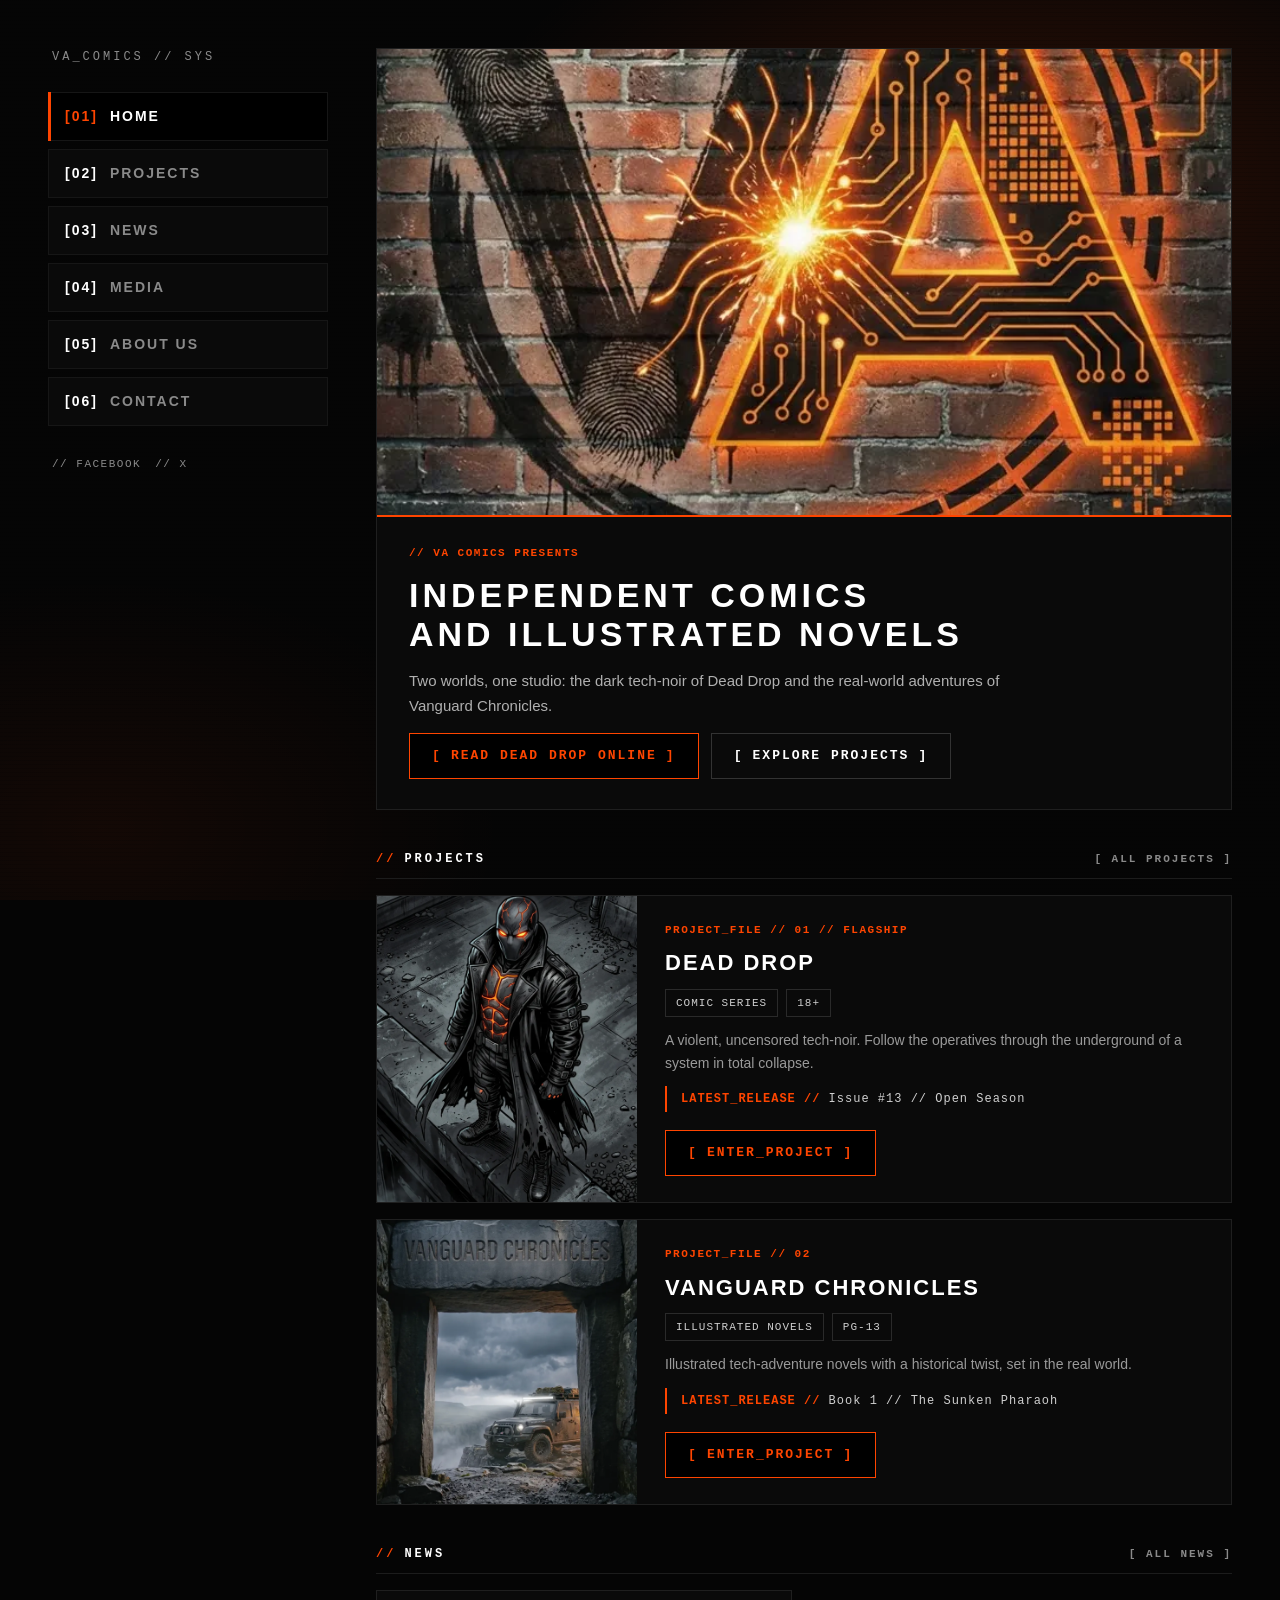
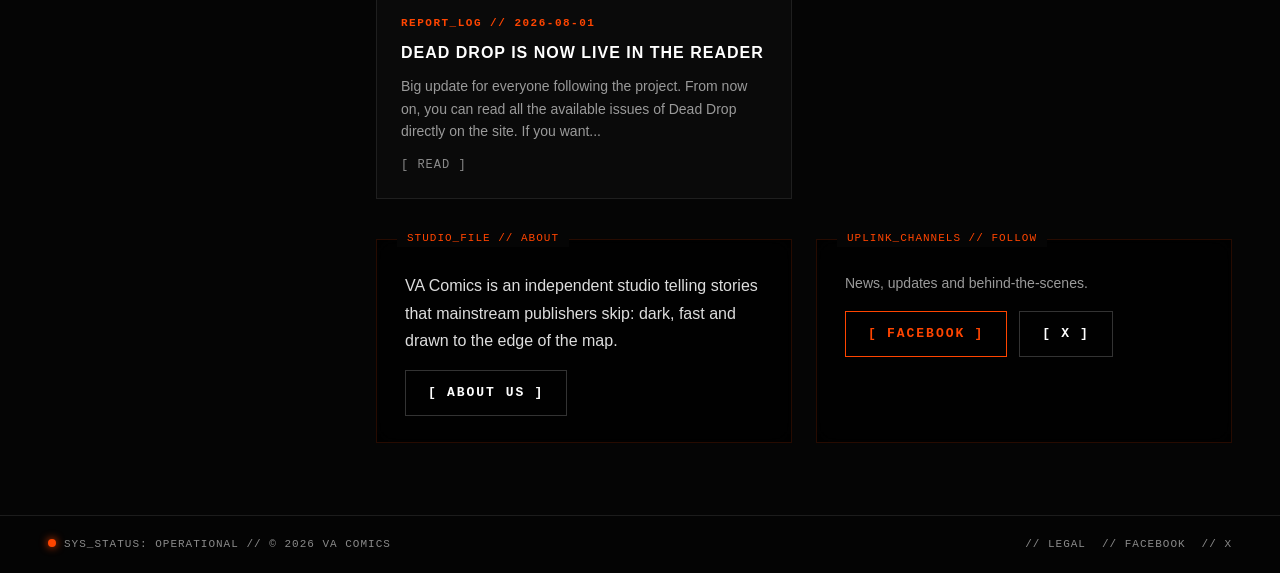
<file: index.html>
<!DOCTYPE html>
<html lang="en">
<head>
    <meta charset="UTF-8">
    <meta name="viewport" content="width=device-width, initial-scale=1.0">
    <title>VA Comics // Dead Drop and Vanguard Chronicles</title>

    <!-- SEO (descrierea: maxim 155 de caractere) -->
    <meta name="description" content="VA Comics is an independent studio: Dead Drop, a dark tech-noir comic series, and Vanguard Chronicles, illustrated adventure novels.">
    <link rel="canonical" href="https://va-comics.com/">
    <meta property="og:type" content="website">
    <meta property="og:site_name" content="VA Comics">
    <meta property="og:title" content="VA Comics // Dead Drop and Vanguard Chronicles">
    <meta property="og:description" content="VA Comics is an independent studio: Dead Drop, a dark tech-noir comic series, and Vanguard Chronicles, illustrated adventure novels.">
    <meta property="og:url" content="https://va-comics.com/">
    <meta property="og:image" content="https://va-comics.com/assets/og-home.png">
    <meta property="og:image:width" content="1200">
    <meta property="og:image:height" content="630">
    <meta property="og:locale" content="en_US">
    <meta name="theme-color" content="#050505">
    <link rel="icon" href="/favicon.svg" type="image/svg+xml">
    <link rel="apple-touch-icon" href="/apple-touch-icon.png">

    <script type="application/ld+json">
    {
      "@context": "https://schema.org",
      "@graph": [
        { "@type": "Organization", "@id": "https://va-comics.com/#org", "name": "VA Comics", "url": "https://va-comics.com/",
          "logo": "https://va-comics.com/apple-touch-icon.png",
          "sameAs": ["https://www.facebook.com/vacomics66", "https://x.com/VAComics"] },
        { "@type": "WebSite", "@id": "https://va-comics.com/#website", "url": "https://va-comics.com/", "name": "VA Comics", "inLanguage": "en",
          "publisher": { "@id": "https://va-comics.com/#org" } },
        { "@type": "ComicSeries", "name": "Dead Drop", "url": "https://va-comics.com/deaddrop/", "genre": "Tech-noir", "inLanguage": "en",
          "publisher": { "@id": "https://va-comics.com/#org" } },
        { "@type": "BookSeries", "name": "Vanguard Chronicles", "url": "https://va-comics.com/vanguard/", "inLanguage": "en",
          "publisher": { "@id": "https://va-comics.com/#org" } }
      ]
    }
    </script>
    <link rel="preload" as="image" href="/assets/hero-mobile.webp" media="(max-width: 640px)" fetchpriority="high">
    <link rel="preload" as="image" href="/assets/hero-desktop.webp" media="(min-width: 641px)" fetchpriority="high">
    <link rel="stylesheet" href="/style.css">
</head>

<!-- ======================================================================
     HOME (Etapa 2)
     Ce schimbi tu: textele marcate "EDIT". Imaginile: assets/hero-desktop.webp
     (1920x1048) și assets/hero-mobile.webp (1080x1350). Acum sunt versiuni
     temporare făcute din poza cu logo; le înlocuiești cu cele finale (aceleași nume).
     ====================================================================== -->
<body data-bg="css">

<a class="skip-link" href="#main">Skip to content</a>

<div class="shell">
    <nav class="nav" id="siteNav" aria-label="Main"></nav>
    <script src="/site.js"></script>

    <main class="main" id="main">

        <!-- ===== HERO ===== -->
        <section class="hero" aria-labelledby="homeTitle">
            <div class="hero-media">
                <div class="ph">[ HERO IMAGE ]</div>
                <picture>
                    <source media="(max-width: 640px)" srcset="/assets/hero-mobile.webp">
                    <img src="/assets/hero-desktop.webp" alt="The VA Comics logo sprayed on a brick wall in a rainy neon alley" fetchpriority="high" onerror="this.remove()">
                </picture>
            </div>
            <div class="hero-body">
                <span class="tag">// VA COMICS PRESENTS</span>
                <!-- EDIT: titlul (maxim 60 de caractere) -->
                <h1 class="h1" id="homeTitle">Independent comics and illustrated novels</h1>
                <!-- EDIT: fraza de sub titlu (maxim 160 de caractere) -->
                <p class="lead">Two worlds, one studio: the dark tech-noir of Dead Drop and the real-world adventures of Vanguard Chronicles.</p>
                <div class="row">
                    <a class="btn btn--primary" href="/media/viewer.html">READ DEAD DROP ONLINE</a>
                    <a class="btn" href="/projects.html">EXPLORE PROJECTS</a>
                </div>
            </div>
        </section>

        <!-- ===== PROJECTS (benzile cu ultima apariție) ===== -->
        <section class="stack">
            <h2 class="section-label"><span>Projects</span><a href="/projects.html">[ ALL PROJECTS ]</a></h2>

            <!-- EDIT: o linie despre serie (150 de caractere) și "ultima apariție" -->
            <article class="card card--row card--band">
                <div class="media ratio-4x5 "><div class="ph">[ DEAD DROP KEY ART<br>deaddrop/assets/key-art.webp ]</div><img class="fade" src="/deaddrop/assets/key-art.webp" alt="Dead Drop key art" loading="lazy" onerror="this.remove()"></div>
                <div class="card-body">
                    <div class="stack">
                        <span class="tag">PROJECT_FILE // 01 // FLAGSHIP</span>
                        <h3 class="h2">Dead Drop</h3>
                        <div class="chips"><span class="chip">COMIC SERIES</span><span class="chip">18+</span></div>
                        <p class="small">A violent, uncensored tech-noir. Follow the operatives through the underground of a system in total collapse.</p>
                        <p class="latest"><b>LATEST_RELEASE //</b> Issue #13 // Open Season</p>
                    </div>
                    <div class="row"><a class="btn btn--primary" href="/deaddrop/index.html">ENTER_PROJECT</a></div>
                </div>
            </article>

            <article class="card card--row card--band">
                <div class="media ratio-4x5 "><div class="ph">[ VANGUARD KEY ART ]</div><img class="fade" src="/vanguard/assets/key-art.webp" alt="Vanguard Chronicles: a stone gateway opening on a misty cliff, with a field Jeep in the distance" loading="lazy" onerror="this.remove()"></div>
                <div class="card-body">
                    <div class="stack">
                        <span class="tag">PROJECT_FILE // 02</span>
                        <h3 class="h2">Vanguard Chronicles</h3>
                        <div class="chips"><span class="chip">ILLUSTRATED NOVELS</span><span class="chip">PG-13</span></div>
                        <p class="small">Illustrated tech-adventure novels with a historical twist, set in the real world.</p>
                        <p class="latest"><b>LATEST_RELEASE //</b> Book 1 // The Sunken Pharaoh</p>
                    </div>
                    <div class="row"><a class="btn btn--primary" href="/vanguard/index.html">ENTER_PROJECT</a></div>
                </div>
            </article>
        </section>

        <!-- ===== NEWS (apare singură din chronicles.html; dacă nu poate, rămâne cardul de rezervă) ===== -->
        <section class="stack">
            <h2 class="section-label"><span>News</span><a href="/chronicles.html">[ ALL NEWS ]</a></h2>
            <div class="grid grid-2" id="newsList">
                <a class="card" href="/chronicles.html">
                    <div class="card-body">
                        <div class="stack"><span class="tag">REPORT_LOG</span><h3 class="h3">Latest field reports</h3><p class="small">News, updates and behind-the-scenes from VA Comics.</p></div>
                        <span class="meta">[ READ ]</span>
                    </div>
                </a>
            </div>
        </section>

        <!-- ===== ABOUT + FOLLOW ===== -->
        <section class="grid grid-2">
            <div class="panel" data-label="STUDIO_FILE // ABOUT">
                <div class="stack">
                    <!-- EDIT: 2 rânduri despre VA Comics (250 de caractere) -->
                    <p class="copy">VA Comics is an independent studio telling stories that mainstream publishers skip: dark, fast and drawn to the edge of the map.</p>
                    <div class="row"><a class="btn" href="/about.html">ABOUT US</a></div>
                </div>
            </div>
            <div class="panel" data-label="UPLINK_CHANNELS // FOLLOW">
                <div class="stack">
                    <p class="small">News, updates and behind-the-scenes.</p>
                    <div class="row">
                        <a class="btn btn--primary" href="https://www.facebook.com/vacomics66" target="_blank" rel="noopener noreferrer">FACEBOOK</a>
                        <a class="btn" href="https://x.com/VAComics" target="_blank" rel="noopener noreferrer">X</a>
                    </div>
                </div>
            </div>
        </section>

    </main>
</div>

<footer class="site-footer" id="siteFooter"></footer>
<script src="/assets/news.js" defer></script>
</body>
</html>
</file>
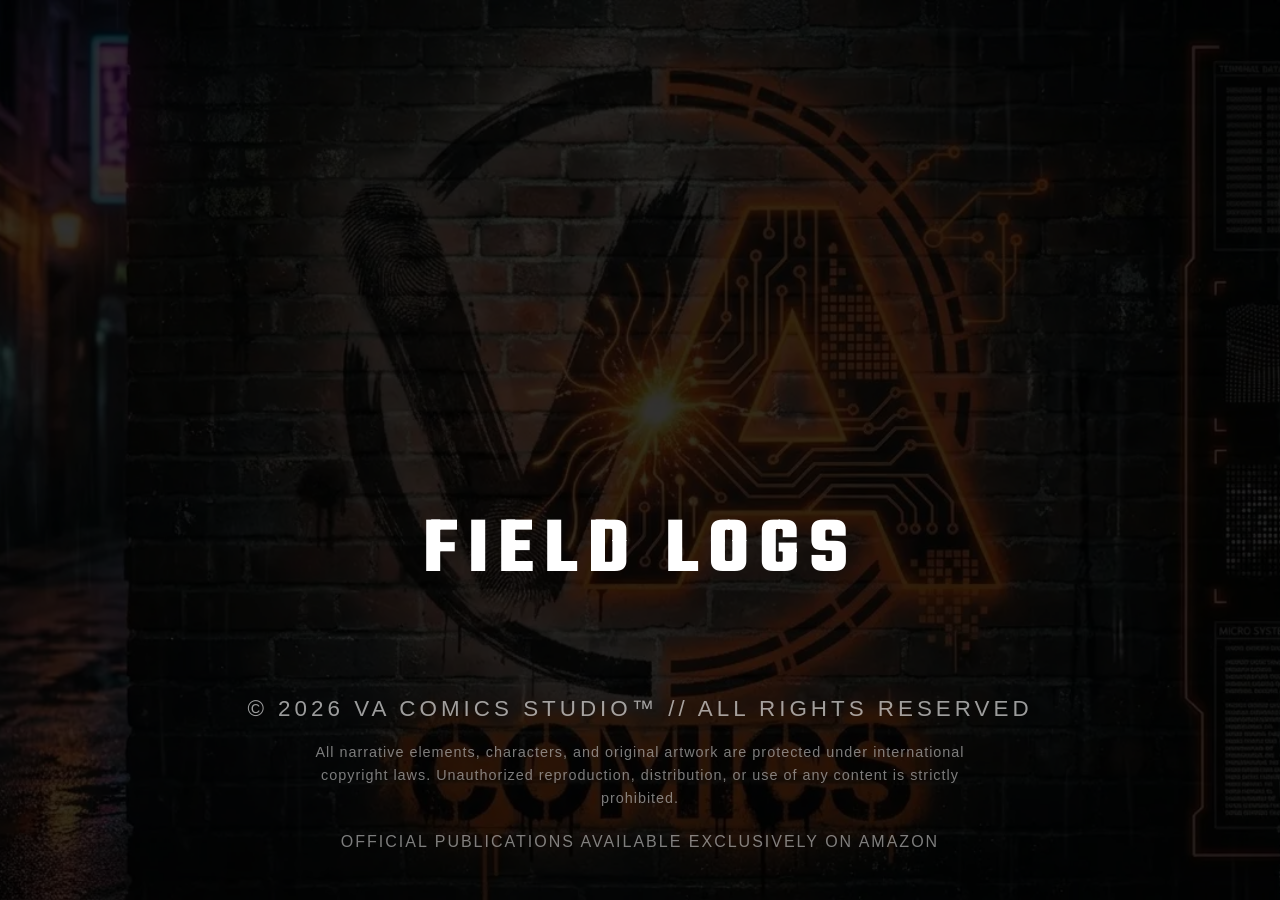
<file: fieldlogs.html>
<!DOCTYPE html>
<html lang="en">
<head>
    <meta charset="UTF-8">
    <meta name="viewport" content="width=device-width, initial-scale=1.0">
    <title>VA COMICS | Field Logs</title>
    <link href="https://fonts.googleapis.com/css2?family=Rajdhani:wght@500;700&family=Teko:wght@400;600&display=swap" rel="stylesheet">
    <link rel="stylesheet" href="style.css">
    <style>
        /* Fundal identic cu sendreport.html */
        .contact-bg { position: fixed; top: 0; left: 0; width: 100%; height: 100%; background: url('bg-home.webp') center/cover; filter: brightness(0.2); z-index: 1; }
        .contact-content { position: relative; z-index: 10; max-width: 800px; margin: 0 auto; padding: 150px 20px 50px 20px; text-align: center; }
        .contact-title { font-family: 'Teko', sans-serif; font-size: 5rem; letter-spacing: 10px; color: var(--magma-orange); margin-bottom: 30px; text-transform: uppercase; }
        
        /* Stil pentru listarea mesajelor sub formă de carduri */
        .messages-list { max-width: 600px; margin: 0 auto; text-align: left; }
        
        /* Dacă vrei să fii sigur că stilul mesajelor se aplică corect aici */
        .message-card { 
            background: rgba(0,0,0,0.8); 
            padding: 30px; 
            border: 1px solid rgba(255, 69, 0, 0.2); 
            border-left: 4px solid var(--magma-orange);
            margin-bottom: 30px;
            animation: radio-pulse 4s infinite ease-in-out;
        }
        .callsign-line { font-family: 'Teko', sans-serif; color: var(--magma-orange); font-size: 1.3rem; letter-spacing: 3px; text-transform: uppercase; margin-bottom: 10px; }
        .message-body-text { font-family: 'Rajdhani', sans-serif; color: #fff; font-size: 1.2rem; line-height: 1.5; opacity: 0.9; }
    </style>
</head>
<body>
    <div class="contact-bg"></div>
    
   <header>
    <ul class="nav-menu">
        <li class="nav-item"><a href="index.html" class="nav-link">Home</a></li>
        
        <li class="nav-item">
            <a href="deaddrop/index.html" class="nav-link">Dead Drop</a>
            <div class="dropdown">
                <a href="deaddrop/vol1.html" class="dropdown-link">Volume 1</a>
                <a href="deaddrop/vol2.html" class="dropdown-link">Volume 2</a>
            </div>
        </li>

        <li class="nav-item"><a href="chronicles.html" class="nav-link">Chronicles</a></li>
        <li class="nav-item"><a href="about.html" class="nav-link">About us</a></li>

        <li class="nav-item">
            <a href="contact.html" class="nav-link">Contact</a>
            <div class="dropdown">
                <a href="sendreport.html" class="dropdown-link">Send Report</a>
                <a href="fieldlogs.html" class="dropdown-link">Field Logs</a>
            </div>
        </li>

        <li class="nav-item"><a href="teaser.html" class="nav-link">Teaser</a></li>
    </ul>
</header>

    <main class="contact-content">
        <h1 class="contact-title">FIELD <span>LOGS</span></h1>
        
        <div class="messages-list">
            
           

            </div>
    </main>

    <footer style="position: relative; z-index: 999; text-align: center; ...">
        <div style="max-width: 1200px; margin: 0 auto; opacity: 0.6;">
            <p style="letter-spacing: 4px; margin: 0; font-size: 1.4rem; color: #fff; text-transform: uppercase;">
                &copy; 2026 VA COMICS STUDIO&trade; // ALL RIGHTS RESERVED
            </p>
            <p style="font-size: 0.9rem; margin-top: 15px; color: #ccc; line-height: 1.6; max-width: 700px; margin-left: auto; margin-right: auto; letter-spacing: 1px;">
                All narrative elements, characters, and original artwork are protected under international copyright laws. Unauthorized reproduction, distribution, or use of any content is strictly prohibited.
            </p>
            <p style="font-size: 1rem; margin-top: 20px; color: #fff; opacity: 0.8; text-transform: uppercase; letter-spacing: 2px;">
                Official Publications Available Exclusively on Amazon
            </p>
        </div>
    </footer>
</body>
</html>
</file>
<file: style.css>
/* ==========================================================================
   VA COMICS v3.2 // style.css
   One stylesheet for the whole site. Everything is built from the variables
   below, so a colour or a size changes in ONE place.
   Sections: 1 Tokens · 2 Base · 3 Background · 4 Layout · 5 Navigation ·
             6 Text · 7 Buttons & chips · 8 Panels · 9 Cards · 10 Lists & tables ·
             11 Footer · 12 18+ notice · 13 Motion & accessibility
   ========================================================================== */

/* ---------- 1. TOKENS ---------- */
:root {
    --bg: #050505;
    --bg-2: #0a0a0a;
    --bg-3: #0d0d0d;
    --black: #000000;
    --line: #1c1c1c;
    --line-2: #2a2a2a;
    --line-3: #333333;

    --text: #ffffff;
    --text-2: #dddddd;
    --text-3: #b0b0b0;
    --text-4: #8a8a8a;
    --text-5: #808080;

    --accent: #ff4500;            /* magma orange */
    --accent-rgb: 255, 69, 0;

    --mono: 'Courier New', Courier, monospace;
    --sans: 'Segoe UI', Tahoma, Geneva, Verdana, sans-serif;

    --nav-w: 280px;
    --content-max: 1040px;
    --gap: 48px;
    --topbar-h: 60px;

    --t-fast: 0.15s;
    --t-med: 0.25s;
}

/* ---------- 2. BASE ---------- */
*, *::before, *::after { box-sizing: border-box; margin: 0; padding: 0; }

[hidden] { display: none !important; }

html { -webkit-text-size-adjust: 100%; scroll-behavior: smooth; }

body {
    min-height: 100vh;
    background: var(--bg);
    color: var(--text);
    font-family: var(--sans);
    line-height: 1.5;
    overflow-x: hidden;
}

body.menu-open, body.gate-open { overflow: hidden; }

img { display: block; max-width: 100%; height: auto; }
a { color: inherit; }
ul, ol { list-style: none; }
button { font: inherit; color: inherit; background: none; border: 0; cursor: pointer; }

:focus-visible { outline: 2px solid var(--accent); outline-offset: 2px; }

.skip-link {
    position: absolute; left: -9999px; top: 0; z-index: 99999;
    padding: 10px 14px; background: #000; color: #fff;
    font-family: var(--mono); font-size: 13px;
}
.skip-link:focus { left: 10px; top: 10px; }

.sr-only {
    position: absolute; width: 1px; height: 1px; overflow: hidden;
    clip: rect(0 0 0 0); white-space: nowrap;
}

/* ---------- 3. BACKGROUND ----------
   <body data-bg="css|wall|deaddrop|vanguard"> picks the background.
   "css"  = pure black with a faint orange glow (Home).
   "wall" = the blurred brick wall (all other pages).
   The layer itself is created by site.js. */
.bg-layer {
    position: fixed; inset: 0; z-index: 0; pointer-events: none;
    background: var(--bg);
    overflow: hidden;
}
.bg-layer::before {                       /* the picture, blurred and darkened */
    content: ""; position: absolute; inset: -20px;
    background: var(--bg-img, none) center / cover no-repeat;
    filter: blur(8px) brightness(0.32);
}
.bg-layer::after {                        /* very light scanlines */
    content: ""; position: absolute; inset: 0;
    background: repeating-linear-gradient(to bottom, rgba(0, 0, 0, 0.28) 0 1px, transparent 1px 4px);
    opacity: 0.5;
}
body[data-bg="wall"]      { --bg-img: url('/assets/bg-pages.webp'), url('/bg-home.webp'); }
body[data-bg="deaddrop"]  { --bg-img: url('/deaddrop/assets/bg-deaddrop.webp'), url('/assets/bg-pages.webp'), url('/bg-home.webp'); }
body[data-bg="vanguard"]  { --bg-img: url('/vanguard/assets/bg-vanguard.webp'), url('/assets/bg-pages.webp'), url('/bg-home.webp'); }
body[data-bg="css"] .bg-layer {
    background:
        radial-gradient(ellipse 60% 50% at 78% 20%, rgba(var(--accent-rgb), 0.16), transparent 70%),
        radial-gradient(ellipse 45% 40% at 8% 92%, rgba(var(--accent-rgb), 0.06), transparent 70%),
        var(--bg);
}
body[data-bg="css"] .bg-layer::before { display: none; }

/* ---------- 4. LAYOUT ---------- */
.shell {
    position: relative; z-index: 1;
    display: grid;
    grid-template-columns: var(--nav-w) minmax(0, 1fr);
    gap: var(--gap);
    max-width: 1480px;
    margin: 0 auto;
    padding: 48px;
    align-items: start;
}

.main {
    min-width: 0;
    max-width: var(--content-max);
    display: flex; flex-direction: column; gap: 40px;
}

.stack-sm { display: flex; flex-direction: column; gap: 8px; }
.stack    { display: flex; flex-direction: column; gap: 16px; }
.stack-lg { display: flex; flex-direction: column; gap: 32px; }
.row      { display: flex; flex-wrap: wrap; gap: 12px; align-items: center; }

.grid { display: grid; gap: 24px; }
.grid-2 { grid-template-columns: repeat(2, minmax(0, 1fr)); }
.grid-3 { grid-template-columns: repeat(3, minmax(0, 1fr)); }
.grid-4 { grid-template-columns: repeat(4, minmax(0, 1fr)); }
.grid-5 { grid-template-columns: repeat(5, minmax(0, 1fr)); }

.ratio-2x3 { aspect-ratio: 2 / 3; }
.ratio-5x7 { aspect-ratio: 5 / 7; }
.ratio-4x5 { aspect-ratio: 4 / 5; }
.ratio-16x9 { aspect-ratio: 16 / 9; }

/* picture box: crops with object-fit, never distorts.
   Put a .ph (striped box) AND an <img onerror="this.remove()"> inside: if the image is missing, the striped box shows. */
.media { position: relative; overflow: hidden; background: #000; }
.media > img, .media > .ph { position: absolute; inset: 0; width: 100%; height: 100%; }
.media > img { object-fit: cover; transition: transform 0.5s ease; }
.media > svg { position: absolute; inset: 0; width: 100%; height: 100%; transition: transform 0.5s ease; }
.media--contain > img { object-fit: contain; }

/* striped box = "image goes here" */
.ph {
    display: flex; align-items: center; justify-content: center; text-align: center;
    padding: 12px; width: 100%; height: 100%; min-height: 80px;
    background: repeating-linear-gradient(45deg, #0d0d0d, #0d0d0d 12px, #131313 12px, #131313 24px);
    font-family: var(--mono); font-size: 11px; letter-spacing: 1px; color: var(--text-5);
}

/* image fade-in (site.js adds .is-loaded) */
img.fade { opacity: 0; transition: opacity 0.4s ease; }
img.fade.is-loaded { opacity: 1; }

/* ---------- 5. NAVIGATION ----------
   Desktop: sticky sidebar. The section you are in stays open. Other sections
   open as a panel to the right on hover (wide screens with a mouse) or on
   click (smaller screens, tablets, touch).
   Phone: top bar + full-screen menu. */
.nav { position: sticky; top: 32px; z-index: 60; display: flex; flex-direction: column; gap: 8px; }   /* z-index: the hover panel must sit ABOVE the page content */

.nav-brand {
    padding: 0 4px 18px; font-family: var(--mono); font-size: 12px;
    letter-spacing: 3px; color: var(--text-4);
}

.nav-list { display: flex; flex-direction: column; gap: 8px; }
.nav-item { position: relative; }

.nav-link {
    position: relative; display: flex; align-items: center; gap: 12px;
    padding: 13px 16px; min-height: 46px;
    font-size: 14px; font-weight: 700; letter-spacing: 2px; text-transform: uppercase; text-decoration: none;
    color: var(--text-4); background: var(--bg-2); border: 1px solid #161616;
    transition: color var(--t-med), background var(--t-med);
}
.nav-link::before {                         /* accent bar that grows in */
    content: ""; position: absolute; left: -1px; top: -1px; bottom: -1px; width: 3px;
    background: var(--accent); transform: scaleY(0); transition: transform var(--t-med);
}
.nav-num { color: var(--text); transition: color var(--t-med); }
.nav-text { transition: transform var(--t-med); }

.nav-link:hover, .nav-item.is-current > .nav-link { color: var(--text); background: var(--black); }
.nav-link:hover::before, .nav-item.is-current > .nav-link::before { transform: scaleY(1); }
.nav-link:hover .nav-text { transform: translateX(4px); }
.nav-link:hover .nav-num, .nav-item.is-current > .nav-link .nav-num { color: var(--accent); }

/* arrow that opens a submenu (phone, tablet, touch) */
.nav-toggle {
    display: none; position: absolute; right: 0; top: 0; width: 48px; height: 46px;
    align-items: center; justify-content: center; color: var(--text-4);
}
.nav-toggle::before {
    content: ""; width: 8px; height: 8px; border-right: 2px solid currentColor; border-bottom: 2px solid currentColor;
    transform: rotate(45deg); transition: transform var(--t-med);
}
.nav-item.is-open > .nav-toggle::before { transform: rotate(-135deg); }

.nav-panel { display: none; }

.nav-group { margin-top: 4px; }
.nav-grouplink {
    display: block; margin-left: 18px; padding: 8px 14px;
    font-size: 12px; font-weight: 700; letter-spacing: 1.5px; text-transform: uppercase; text-decoration: none;
    color: #9a9a9a; border-left: 1px solid var(--line-2);
    transition: color var(--t-fast), border-color var(--t-fast);
}
.nav-subitems { display: block; }
.nav-subitems a {
    display: block; margin-left: 34px; padding: 7px 14px;
    font-size: 12px; letter-spacing: 1.5px; text-transform: uppercase; text-decoration: none;
    color: var(--text-4); border-left: 1px solid var(--line-2);
    transition: color var(--t-fast), border-color var(--t-fast);
}
.nav-grouplink:hover, .nav-subitems a:hover { color: var(--text); border-left-color: var(--accent); }
.nav-grouplink.is-current, .nav-subitems a.is-current { color: var(--text); border-left: 2px solid var(--accent); }

.nav-social {
    margin-top: 22px; padding: 0 4px; display: flex; gap: 14px;
    font-family: var(--mono); font-size: 11px; letter-spacing: 1.5px;
}
.nav-social a { color: var(--text-4); text-decoration: none; transition: color var(--t-fast); }
.nav-social a:hover { color: var(--accent); }

/* the section you are in: open, inside the column */
.nav-item.is-current > .nav-panel { display: block; }

/* wide screen + mouse: other sections open to the RIGHT on hover (nothing below jumps) */
@media (min-width: 1280px) and (hover: hover) {
    .nav-item.has-sub:not(.is-current):hover > .nav-panel,
    .nav-item.has-sub:not(.is-current):focus-within > .nav-panel {
        display: block; position: absolute; left: 100%; top: 0; width: 290px; z-index: 200;
        padding: 8px 10px 12px; background: rgba(0, 0, 0, 0.95); border: 1px solid var(--line);
        box-shadow: 0 10px 30px rgba(0, 0, 0, 0.6);
        animation: fade-in var(--t-fast) ease-out;
    }
    .nav-item.has-sub:not(.is-current) .nav-grouplink,
    .nav-item.has-sub:not(.is-current) .nav-subitems a { margin-left: 0; }
    .nav-item.has-sub:not(.is-current) .nav-subitems a { margin-left: 16px; }
}

/* smaller laptops, tablets, touch: click to open (accordion) */
@media (max-width: 1279px), (hover: none) {
    .nav-item.has-sub > .nav-toggle { display: flex; }
    .nav-item.has-sub > .nav-link { padding-right: 52px; }
    .nav-item.has-sub > .nav-panel { display: none; }
    .nav-item.has-sub.is-open > .nav-panel { display: block; }
}

/* phone: top bar + full-screen menu */
.topbar { display: none; }

@media (max-width: 1023px) {
    .topbar {
        display: flex; position: fixed; top: 0; left: 0; right: 0; z-index: 100;
        height: var(--topbar-h); align-items: center; justify-content: space-between;
        padding: 0 14px 0 18px; background: rgba(0, 0, 0, 0.94); border-bottom: 1px solid var(--line);
    }
    .topbar-brand {
        font-family: var(--mono); font-size: 13px; font-weight: 700; letter-spacing: 3px; text-decoration: none;
    }
    .topbar-btn {
        min-height: 44px; padding: 0 14px; border: 1px solid var(--line-3); background: #000;
        font-family: var(--mono); font-size: 13px; font-weight: 700; letter-spacing: 1px;
    }
    .topbar-btn[aria-expanded="true"] { color: var(--accent); border-color: var(--accent); }

    .shell { display: block; padding: calc(var(--topbar-h) + 20px) 18px 40px; }

    .nav {
        position: fixed; top: var(--topbar-h); left: 0; right: 0; bottom: 0; z-index: 99;
        padding: 20px 18px 40px; overflow-y: auto; background: #000;
        transform: translateX(-100%); visibility: hidden;
        transition: transform 0.3s ease, visibility 0.3s;
    }
    .nav.is-open { transform: none; visibility: visible; }
    .nav-brand { display: none; }
    .nav-link { font-size: 16px; padding: 14px 18px; min-height: 52px; }
    .nav-toggle { height: 52px; }
    .nav-grouplink { font-size: 14px; padding: 12px 14px; }
    .nav-subitems a { font-size: 14px; padding: 12px 14px; }
    .nav.is-open .nav-item { animation: slide-in 0.3s ease both; }
    .nav.is-open .nav-item:nth-child(2) { animation-delay: 0.03s; }
    .nav.is-open .nav-item:nth-child(3) { animation-delay: 0.06s; }
    .nav.is-open .nav-item:nth-child(4) { animation-delay: 0.09s; }
    .nav.is-open .nav-item:nth-child(5) { animation-delay: 0.12s; }
    .nav.is-open .nav-item:nth-child(6) { animation-delay: 0.15s; }
}

/* breadcrumb (built by site.js into <nav class="crumbs" id="crumbs">) */
.crumbs ol { display: flex; flex-wrap: wrap; gap: 6px 10px; font-family: var(--mono); font-size: 12px; letter-spacing: 2px; color: var(--text-4); }
.crumbs li + li::before { content: "/"; margin-right: 10px; color: var(--text-5); }
.crumbs a { text-decoration: none; transition: color var(--t-fast); }
.crumbs a:hover { color: var(--accent); }
.crumbs [aria-current="page"] { color: var(--text); }

/* ---------- 6. TEXT ---------- */
.h1 { font-size: 34px; line-height: 1.15; letter-spacing: 4px; text-transform: uppercase; color: var(--text); text-wrap: balance; }
.h2 { font-size: 22px; line-height: 1.2; letter-spacing: 2px; text-transform: uppercase; color: var(--text); text-wrap: balance; }
.h3 { font-size: 16px; line-height: 1.25; letter-spacing: 1px; text-transform: uppercase; color: var(--text); }

.lead { font-size: 15px; line-height: 1.7; color: var(--text-3); max-width: 640px; }
.copy { font-size: 16px; line-height: 1.7; color: var(--text-2); }
.copy p + p { margin-top: 15px; }
.small { font-size: 14px; line-height: 1.6; color: #9a9a9a; }

.tag {                                           /* ORANGE_MONO_LABEL */
    font-family: var(--mono); font-size: 11px; font-weight: 700; letter-spacing: 1.5px; text-transform: uppercase; color: var(--accent);
}
.meta { font-family: var(--mono); font-size: 12px; letter-spacing: 1px; color: var(--text-4); }

.section-label {                                 /* // SECTION TITLE */
    display: flex; justify-content: space-between; align-items: baseline;
    padding-bottom: 10px; border-bottom: 1px solid var(--line);
    font-family: var(--mono); font-size: 12px; letter-spacing: 3px; color: var(--text); text-transform: uppercase;
}
.section-label::before { content: "//"; margin-right: 8px; color: var(--accent); }
.section-label span { flex: 1; }
.section-label a { font-size: 11px; letter-spacing: 2px; color: var(--text-4); text-decoration: none; }
.section-label a:hover { color: var(--accent); }

.page-head { display: flex; flex-direction: column; gap: 12px; }
.page-head .title-row { display: flex; flex-wrap: wrap; align-items: center; gap: 16px; }

/* ---------- 7. BUTTONS & CHIPS ----------
   <a class="btn">ENTER_PROJECT</a> shows as [ ENTER_PROJECT ].
   .btn--primary = orange outline. .btn--block = full width.
   All buttons have the SAME height. A stack of buttons (.btn-stack) = equal size. */
.btn {
    display: inline-flex; align-items: center; justify-content: center; gap: 0.7em;
    min-height: 46px; padding: 12px 22px;
    font-family: var(--mono); font-size: 13px; font-weight: 700; letter-spacing: 2px; text-transform: uppercase; text-align: center; text-decoration: none;
    color: var(--text); background: transparent; border: 1px solid var(--line-3);
    transition: color var(--t-med), background var(--t-med), border-color var(--t-med), box-shadow var(--t-med), transform var(--t-fast);
}
.btn::before, .btn::after { transition: margin var(--t-med); }
.btn::before { content: "["; margin-right: 0; }
.btn::after  { content: "]"; margin-left: 0; }
.btn:hover::before { margin-right: 0.35em; }
.btn:hover::after  { margin-left: 0.35em; }
.btn:hover { background: var(--black); border-color: var(--accent); color: var(--accent); box-shadow: 0 0 14px rgba(var(--accent-rgb), 0.22); }
.btn:active { transform: scale(0.98); }

.btn--primary { color: var(--accent); border-color: var(--accent); background: var(--black); }
.btn--primary:hover { background: var(--accent); color: #000; }
.btn--lg { min-height: 56px; padding: 16px 34px; font-size: 15px; }
.btn--block { display: flex; width: 100%; }

.btn[aria-disabled="true"], .btn.is-disabled {
    opacity: 0.3; cursor: not-allowed; pointer-events: none; border-color: #151515; color: var(--text-4);
}

.btn-stack { display: grid; grid-template-columns: 1fr; gap: 8px; }
.btn-row-3 { display: grid; grid-template-columns: repeat(3, minmax(0, 1fr)); gap: 10px; }

.chip {
    display: inline-block; padding: 5px 10px;
    font-family: var(--mono); font-size: 11px; letter-spacing: 1px; text-transform: uppercase; color: #cfcfcf; border: 1px solid var(--line-2);
}
.chip--active { color: #000; background: var(--accent); border-color: var(--accent); font-weight: 700; }
.chips { display: flex; flex-wrap: wrap; gap: 8px; }
button.chip { cursor: pointer; padding: 8px 14px; font-size: 12px; transition: color var(--t-fast), border-color var(--t-fast); }
button.chip:hover { color: var(--accent); border-color: var(--accent); }

/* ---------- 8. PANELS ----------
   <div class="panel" data-label="MISSION_BRIEF // OVERVIEW"> ... </div> */
.panel {
    position: relative; padding: 32px 28px 26px;
    background: rgba(0, 0, 0, 0.65); border: 1px solid rgba(var(--accent-rgb), 0.15);
    box-shadow: inset 0 0 20px rgba(0, 0, 0, 0.8);
    -webkit-backdrop-filter: blur(10px); backdrop-filter: blur(10px);
}
.panel[data-label]::before {
    content: attr(data-label); position: absolute; top: -10px; left: 20px; padding: 0 10px;
    background: var(--bg); font-family: var(--mono); font-size: 11px; letter-spacing: 1px; color: var(--accent);
}

.notice {                                         /* END_OF_TRANSMISSION style box */
    position: relative; padding: 26px 20px 18px; background: var(--bg-2); border: 1px solid var(--accent);
    display: flex; flex-direction: column; gap: 12px;
}
.notice[data-label]::before {
    content: attr(data-label); position: absolute; top: -10px; left: 16px; padding: 0 10px;
    background: var(--bg-2); font-family: var(--mono); font-size: 11px; letter-spacing: 1px; color: var(--accent);
}

/* ---------- 9. CARDS ----------
   .card = box with a hover lift and a one-time scan line.
   .card--row = picture left, text right (Projects page, Home bands).
   .card--stack = picture on top (volumes, issues, characters). */
.card {
    position: relative; overflow: hidden; display: flex; flex-direction: column;
    background: var(--bg-2); border: 1px solid #1f1f1f; min-width: 0;
    transition: transform var(--t-med), border-color var(--t-med), box-shadow var(--t-med);
}
.card::after {                                    /* scan line, runs once on hover */
    content: ""; position: absolute; left: 0; right: 0; top: 0; height: 2px; opacity: 0; pointer-events: none;
    background: linear-gradient(to right, transparent, var(--accent), transparent);
}
.card:hover, .card:focus-within { transform: translateY(-3px); border-color: rgba(var(--accent-rgb), 0.5); box-shadow: 0 8px 24px rgba(0, 0, 0, 0.5); }
.card:hover::after { animation: scan 0.8s ease-out 1; }
.card:hover .media > img, .card:hover .media > svg { transform: scale(1.03); }
a.card { text-decoration: none; }

.card-body { padding: 24px; display: flex; flex-direction: column; gap: 14px; flex: 1 1 auto; justify-content: space-between; }
.card-body > .stack { gap: 12px; }

.card--row { flex-direction: row; flex-wrap: wrap; }
.card--row > .media, .card--row > .card-art { flex: 1 1 300px; min-width: 0; min-height: 300px; }
.card--row > .card-body { flex: 1.4 1 340px; padding: 32px; gap: 26px; }

/* compact band (Home): the picture takes the height of the text, it does not force a tall card */
.card--band > .media, .card--band > .card-art { flex: 0 1 260px; min-height: 220px; aspect-ratio: auto; }
.card--band > .card-body { flex: 1 1 320px; padding: 26px 28px; gap: 18px; }

.card--static:hover { transform: none; border-color: #1f1f1f; box-shadow: none; }
.card--static:hover::after { animation: none; }

/* progress bar under a cover (viewer library) */
.progress { height: 3px; background: #1a1a1a; }
.progress > i { display: block; height: 3px; background: var(--accent); }

/* character dossier (side panel on desktop, bottom sheet on phone) */
.dossier { background: var(--bg-2); border: 1px solid var(--accent); box-shadow: 0 0 40px rgba(0, 0, 0, 0.9); }
.dossier-head {
    display: flex; justify-content: space-between; align-items: center; padding: 12px 16px;
    background: #000; border-bottom: 1px solid var(--line);
    font-family: var(--mono); font-size: 12px; letter-spacing: 2px; color: var(--text-4);
}
.dossier-head b { color: var(--text); font-weight: 400; }
.dossier-body { display: flex; flex-direction: column; gap: 18px; padding: 20px; }
.dossier-body p { padding-top: 14px; border-top: 1px solid var(--line); font-size: 14px; line-height: 1.7; color: var(--text-3); }

/* book page: cover + description */
.book { display: grid; grid-template-columns: 320px minmax(0, 1fr); gap: 34px; align-items: start; }
.book-cover { width: 100%; }

/* characters page */
.char { cursor: pointer; }
.char .char-meta { padding: 14px; gap: 6px; justify-content: flex-start; }
.char .tag { font-size: 10px; }
.faction-strip { display: flex; flex-direction: column; gap: 6px; padding: 18px 20px; background: var(--bg-2); border: 1px solid #1f1f1f; border-left: 3px solid var(--accent); }

.dossier-overlay { position: fixed; inset: 0; z-index: 290; background: rgba(0, 0, 0, 0.6); }
.dossier--float { position: fixed; z-index: 300; top: 24px; right: 24px; width: 460px; max-height: calc(100vh - 48px); overflow-y: auto; animation: fade-in var(--t-fast) ease-out; }
.dossier--float .dossier-body { display: grid; grid-template-columns: 170px minmax(0, 1fr); gap: 18px; align-items: start; }
.dossier--float .dossier-body > p { grid-column: 1 / -1; }
.dossier-actions { display: flex; gap: 8px; }
.dossier-actions button {
    min-width: 36px; min-height: 36px; padding: 0 10px; border: 1px solid var(--line-2); color: #cfcfcf;
    font-family: var(--mono); font-size: 13px; transition: color var(--t-fast), border-color var(--t-fast);
}
.dossier-actions button:hover { color: var(--accent); border-color: var(--accent); }
.dossier-actions .is-accent { color: var(--accent); border-color: var(--accent); }


/* ---------- 10. LISTS & TABLES ---------- */
.facts { display: grid; grid-template-columns: max-content minmax(0, 1fr); gap: 10px 24px; font-family: var(--mono); font-size: 13px; }
.facts dt { color: var(--text-4); text-transform: uppercase; letter-spacing: 1px; }
.facts dd { color: var(--text); }

.chapters { display: flex; flex-direction: column; gap: 8px; }
.chapter { display: grid; grid-template-columns: 64px minmax(0, 1fr); gap: 10px; padding: 14px 16px; border: 1px solid #111; background: rgba(0, 0, 0, 0.4); }
.chapter-num { font-family: var(--mono); font-size: 13px; font-weight: 700; color: var(--accent); }
.chapter-title { font-size: 14px; font-weight: 700; letter-spacing: 0.5px; text-transform: uppercase; }
.chapter-teaser { display: block; margin-top: 4px; font-size: 13px; font-weight: 400; letter-spacing: 0; text-transform: none; line-height: 1.5; color: var(--text-4); }

.swatch { height: 64px; border: 1px solid var(--line-2); }

.latest { padding: 4px 0 4px 14px; border-left: 2px solid var(--accent); font-family: var(--mono); font-size: 12px; letter-spacing: 1px; color: #cfcfcf; }
.latest b { color: var(--accent); font-weight: 700; }

/* hero (Home) */
.hero { display: flex; flex-direction: column; background: #000; border: 1px solid #1f1f1f; overflow: hidden; }
.hero-media { position: relative; aspect-ratio: 1920 / 1048; background: #000; }
.hero-media img, .hero-media .ph { position: absolute; inset: 0; width: 100%; height: 100%; object-fit: cover; }
.hero-body { display: flex; flex-direction: column; gap: 14px; padding: 28px 32px 30px; background: var(--bg-2); border-top: 2px solid var(--accent); }
.hero-body .h1 { font-size: 34px; }

/* News posts written by Foundry (keep these class names: Foundry generates them) */
.chronicles-list { display: flex; flex-direction: column; gap: 40px; max-width: 800px; }
.chronicle-post { position: relative; padding: 30px; background: rgba(0, 0, 0, 0.85); border: 1px solid #111; }
.chronicle-post::before {
    content: "REPORT_LOG // TRANSMISSION_OK"; position: absolute; top: -10px; left: 20px; padding: 0 10px;
    background: var(--bg); font-family: var(--mono); font-size: 11px; letter-spacing: 1px; color: var(--accent);
}
.font-mono-hud { font-family: var(--mono); }
.post-header { margin-bottom: 20px; padding-bottom: 15px; border-bottom: 1px solid #1a1a1a; }
.post-badge { margin-bottom: 8px; font-size: 11px; letter-spacing: 1px; color: var(--text-4); }
.post-title { margin-bottom: 8px; font-size: 22px; letter-spacing: 1px; text-transform: uppercase; color: var(--text); }
.post-meta { font-size: 12px; color: var(--text-4); }
.post-meta .meta-author { color: var(--text); }
.post-meta .meta-divider { margin: 0 8px; color: var(--accent); }
.post-body { font-size: 16px; line-height: 1.7; color: var(--text-2); }
.post-body .chronicle-p, .post-body p { margin-bottom: 15px; }

/* video page */
.video-screen { position: relative; aspect-ratio: 16 / 9; background: #000; border: 1px solid var(--line); }
.video-screen iframe { position: absolute; inset: 0; width: 100%; height: 100%; border: 0; }
.video-facade {
    position: absolute; inset: 0; display: flex; align-items: center; justify-content: center; border: 0; padding: 0;
    background: #000 center / cover no-repeat; cursor: pointer;
}
.video-facade::before { content: ""; position: absolute; inset: 0; background: rgba(0, 0, 0, 0.45); transition: background var(--t-med); }
.video-facade:hover::before { background: rgba(0, 0, 0, 0.25); }
.facade-play {
    position: relative; padding: 14px 26px; background: rgba(0, 0, 0, 0.75); border: 1px solid var(--accent); color: var(--accent);
    font-family: var(--mono); font-size: 16px; font-weight: 700; letter-spacing: 3px;
}
.facade-title { position: absolute; left: 16px; right: 16px; bottom: 14px; z-index: 1; text-align: left; font-family: var(--mono); font-size: 12px; letter-spacing: 1px; color: var(--text); }
.video-list { display: grid; grid-template-columns: repeat(2, minmax(0, 1fr)); gap: 12px; }
.video-item {
    width: 100%; display: flex; flex-direction: column; gap: 6px; padding: 16px 18px; text-align: left;
    background: var(--bg-2); border: 1px solid #1f1f1f; border-left: 3px solid transparent;
    transition: border-color var(--t-med), background var(--t-med), transform var(--t-med);
}
.video-item:hover { transform: translateY(-2px); border-color: rgba(var(--accent-rgb), 0.5); background: #000; }
.video-item.is-current { border-left-color: var(--accent); background: #000; }

/* legal page */
.legal h2 { margin-bottom: 6px; }
.legal h3 { margin: 22px 0 8px; font-size: 15px; letter-spacing: 1px; text-transform: uppercase; color: var(--text); }
.legal p { margin-bottom: 12px; font-size: 15px; line-height: 1.7; color: var(--text-3); }
.legal .updated { font-family: var(--mono); font-size: 12px; color: var(--text-4); }
a.chip { text-decoration: none; transition: color var(--t-fast), border-color var(--t-fast); }
a.chip:hover { color: var(--accent); border-color: var(--accent); }

/* reader (media/viewer.html) */
body.reader-open { overflow: hidden; }
.lib-meta { flex-direction: row; justify-content: space-between; align-items: center; gap: 8px; padding: 12px; }
.lib-meta b { font-family: var(--mono); font-size: 12px; letter-spacing: 1px; color: var(--text); }

.reader { position: fixed; inset: 0; z-index: 500; display: flex; flex-direction: column; background: #000; color: var(--text); }
.reader-top, .reader-bottom { display: flex; align-items: center; gap: 16px; background: #000; z-index: 5; transition: opacity 0.3s ease; }
.reader-top { justify-content: space-between; padding: 10px 20px; border-bottom: 1px solid var(--line); }
.reader-top-left { display: flex; align-items: center; gap: 16px; min-width: 0; }
.reader-tools { display: flex; align-items: center; gap: 8px; }
.reader-title { overflow: hidden; text-overflow: ellipsis; white-space: nowrap; font-family: var(--mono); font-size: 12px; letter-spacing: 2px; color: var(--text-4); }
.reader-title b { font-weight: 400; color: var(--text); }
.rbtn, .rselect {
    min-height: 36px; padding: 0 12px; border: 1px solid var(--line-2); background: #000; color: #cfcfcf;
    font-family: var(--mono); font-size: 12px; letter-spacing: 1px; white-space: nowrap;
    transition: color var(--t-fast), border-color var(--t-fast);
}
.rbtn:hover, .rselect:hover { color: var(--accent); border-color: var(--accent); }
.rselect { max-width: 230px; text-overflow: ellipsis; cursor: pointer; }

.reader-main { position: relative; display: flex; flex: 1 1 auto; min-height: 0; }
.reader-stage { position: relative; flex: 1 1 auto; min-width: 0; background: #050505; }
.reader-page { position: absolute; inset: 0; display: flex; align-items: center; justify-content: center; overflow: hidden; }
.reader-page img { max-width: 100%; max-height: 100%; width: auto; height: auto; object-fit: contain; -webkit-user-drag: none; user-select: none; }
.reader.is-zoomed .reader-page { display: block; overflow: auto; cursor: zoom-out; }
.reader.is-zoomed .reader-page img { max-width: none; max-height: none; width: 180%; }
.reader-loading { position: absolute; font-family: var(--mono); font-size: 12px; letter-spacing: 2px; color: var(--text-4); }

.reader-zone { position: absolute; top: 0; bottom: 0; z-index: 2; background: transparent; border: 0; cursor: pointer; }
.reader-zone--l { left: 0; width: 30%; }
.reader-zone--c { left: 30%; width: 40%; cursor: default; }
.reader-zone--r { right: 0; width: 30%; }
.reader.is-zoomed .reader-zone { display: none; }
.reader-arrow {
    position: absolute; top: 50%; z-index: 3; width: 48px; height: 72px; margin-top: -36px;
    font-family: var(--mono); font-size: 26px; color: #cfcfcf; background: rgba(0, 0, 0, 0.6); border: 1px solid var(--line-2);
    transition: opacity 0.3s, color var(--t-fast), border-color var(--t-fast);
}
.reader-arrow:hover { color: var(--accent); border-color: var(--accent); }
.reader-arrow--l { left: 20px; }
.reader-arrow--r { right: 20px; }
.reader.is-zoomed .reader-arrow { display: none; }

.reader.is-idle .reader-top, .reader.is-idle .reader-bottom, .reader.is-idle .reader-arrow { opacity: 0; pointer-events: none; }
body.reader-full .reader-top { display: none; }

.reader-bottom { padding: 12px 24px; border-top: 1px solid var(--line); }
.reader-count { font-family: var(--mono); font-size: 12px; letter-spacing: 1px; white-space: nowrap; }
.reader-hint { font-family: var(--mono); font-size: 11px; letter-spacing: 1px; color: var(--text-5); white-space: nowrap; }
.reader-bottom input[type="range"] { --fill: 0%; flex: 1 1 auto; height: 22px; background: transparent; cursor: pointer; -webkit-appearance: none; appearance: none; }
.reader-bottom input[type="range"]::-webkit-slider-runnable-track { height: 4px; background: linear-gradient(to right, var(--accent) var(--fill), #1a1a1a var(--fill)); }
.reader-bottom input[type="range"]::-webkit-slider-thumb { -webkit-appearance: none; width: 14px; height: 14px; margin-top: -5px; background: #000; border: 2px solid var(--accent); }
.reader-bottom input[type="range"]::-moz-range-track { height: 4px; background: #1a1a1a; }
.reader-bottom input[type="range"]::-moz-range-progress { height: 4px; background: var(--accent); }
.reader-bottom input[type="range"]::-moz-range-thumb { width: 10px; height: 10px; background: #000; border: 2px solid var(--accent); border-radius: 0; }

.reader-map { flex: 0 0 340px; display: flex; flex-direction: column; gap: 14px; padding: 16px; overflow-y: auto; background: var(--bg-2); border-left: 1px solid var(--accent); }
.reader-map-head { display: flex; justify-content: space-between; align-items: center; font-family: var(--mono); font-size: 12px; letter-spacing: 2px; color: var(--text-4); }
.reader-thumbs { display: grid; grid-template-columns: repeat(3, minmax(0, 1fr)); gap: 10px; }
.map-thumb { position: relative; aspect-ratio: 2 / 3; padding: 0; overflow: hidden; background: #000; border: 1px solid #1a1a1a; transition: border-color var(--t-fast); }
.map-thumb img { width: 100%; height: 100%; object-fit: cover; }
.map-thumb span { position: absolute; left: 0; bottom: 0; padding: 2px 6px; background: rgba(0, 0, 0, 0.8); font-family: var(--mono); font-size: 10px; color: #cfcfcf; }
.map-thumb:hover, .map-thumb.is-current { border-color: var(--accent); }

.reader-end { position: absolute; inset: 0; z-index: 8; display: flex; align-items: flex-end; justify-content: center; padding: 20px; background: rgba(0, 0, 0, 0.78); }
.reader-end .notice { width: 100%; max-width: 460px; }

@media (max-width: 1023px) {
    .reader-map { position: absolute; top: 0; right: 0; bottom: 0; z-index: 6; width: min(340px, 86vw); }
}
@media (max-width: 700px) {
    .reader-title, .reader-hint { display: none; }
    .reader-top { padding: 8px 12px; }
    .rselect { max-width: 120px; }
    .reader-bottom { padding: 10px 14px; gap: 12px; }
    .reader-arrow { width: 36px; height: 60px; margin-top: -30px; font-size: 22px; }
    .reader-arrow--l { left: 6px; }
    .reader-arrow--r { right: 6px; }
}

/* ---------- 11. FOOTER ---------- */
.site-footer {
    position: relative; z-index: 1; margin-top: 24px; padding: 20px 48px;
    display: flex; flex-wrap: wrap; justify-content: space-between; gap: 14px;
    background: rgba(5, 5, 5, 0.92); border-top: 1px solid var(--line);
    font-family: var(--mono); font-size: 11px; letter-spacing: 1px; color: var(--text-4);
}
.site-footer a { text-decoration: none; transition: color var(--t-fast); }
.site-footer a:hover { color: var(--accent); }
.site-footer nav { display: flex; flex-wrap: wrap; gap: 16px; }
.status-dot {
    display: inline-block; width: 8px; height: 8px; margin-right: 8px; border-radius: 50%;
    background: var(--accent); box-shadow: 0 0 8px var(--accent); animation: pulse 2s infinite ease-in-out;
}

/* ---------- 12. 18+ NOTICE (only on Dead Drop pages, built by site.js) ---------- */
.age-gate {
    position: fixed; inset: 0; z-index: 2147483000; display: flex; align-items: center; justify-content: center;
    padding: 20px; background: rgba(0, 0, 0, 0.96);
}
.age-gate-box {
    position: relative; width: 100%; max-width: 520px; padding: 38px 32px 30px; text-align: center;
    background: var(--bg); border: 1px solid rgba(var(--accent-rgb), 0.4); box-shadow: 0 0 30px rgba(var(--accent-rgb), 0.15);
}
.age-gate-box .tag { position: absolute; top: -10px; left: 20px; padding: 0 10px; background: var(--bg); }
.age-gate-box h2 { margin-bottom: 14px; font-size: 22px; letter-spacing: 3px; text-transform: uppercase; }
.age-gate-box p { margin-bottom: 26px; font-size: 15px; line-height: 1.6; color: var(--text-2); }
.age-gate-actions { display: flex; flex-wrap: wrap; gap: 12px; }
.age-gate-actions .btn { flex: 1 1 200px; }

/* ---------- 13. MOTION & ACCESSIBILITY ---------- */
@keyframes scan { from { top: 0; opacity: 0.9; } to { top: 100%; opacity: 0; } }
@keyframes pulse { 0%, 100% { opacity: 0.4; } 50% { opacity: 1; } }
@keyframes fade-in { from { opacity: 0; } to { opacity: 1; } }
@keyframes slide-in { from { opacity: 0; transform: translateX(-12px); } to { opacity: 1; transform: none; } }

@media (prefers-reduced-motion: reduce) {
    *, *::before, *::after { animation: none !important; transition: none !important; scroll-behavior: auto !important; }
    img.fade { opacity: 1; }
}

/* ---------- RESPONSIVE (content) ---------- */
@media (max-width: 1279px) {
    .grid-5 { grid-template-columns: repeat(4, minmax(0, 1fr)); }
}
@media (max-width: 1023px) {
    .book { grid-template-columns: minmax(0, 1fr); }
    .book-cover { max-width: 320px; }
    .dossier--float { top: auto; left: 0; right: 0; bottom: 0; width: auto; max-height: 88vh; border: 0; border-top: 2px solid var(--accent); }
    .dossier--float .dossier-body { grid-template-columns: 110px minmax(0, 1fr); gap: 14px; padding: 16px; }
    .main { gap: 32px; }
    .grid-3, .grid-4, .grid-5 { grid-template-columns: repeat(2, minmax(0, 1fr)); }
    .h1 { font-size: 26px; letter-spacing: 3px; }
    .hero-body .h1 { font-size: 26px; }
    .card--row > .card-body { padding: 24px 20px; }
    .site-footer { padding: 20px 18px; }
    .panel { padding: 30px 20px 24px; }
}
@media (max-width: 1023px) {
    .video-list { grid-template-columns: minmax(0, 1fr); }
}
@media (max-width: 640px) {
    .hero-media { aspect-ratio: 4 / 5; }
    .card--band > .media { flex-basis: 100%; min-height: 200px; }
    .hero-body { padding: 22px 20px 24px; }
    .chronicle-post { padding: 22px 18px; }
    .post-title { font-size: 18px; }
    .grid-2 { grid-template-columns: minmax(0, 1fr); }
    .btn-row-3 { grid-template-columns: minmax(0, 1fr); }
    .facts { grid-template-columns: minmax(0, 1fr); gap: 2px; }
    .facts dd { margin-bottom: 12px; }
    .card--row > .media, .card--row > .card-art { min-height: 220px; flex-basis: 100%; }
    .btn { width: 100%; }
    .age-gate-box { padding: 34px 20px 24px; }
}
</file>
